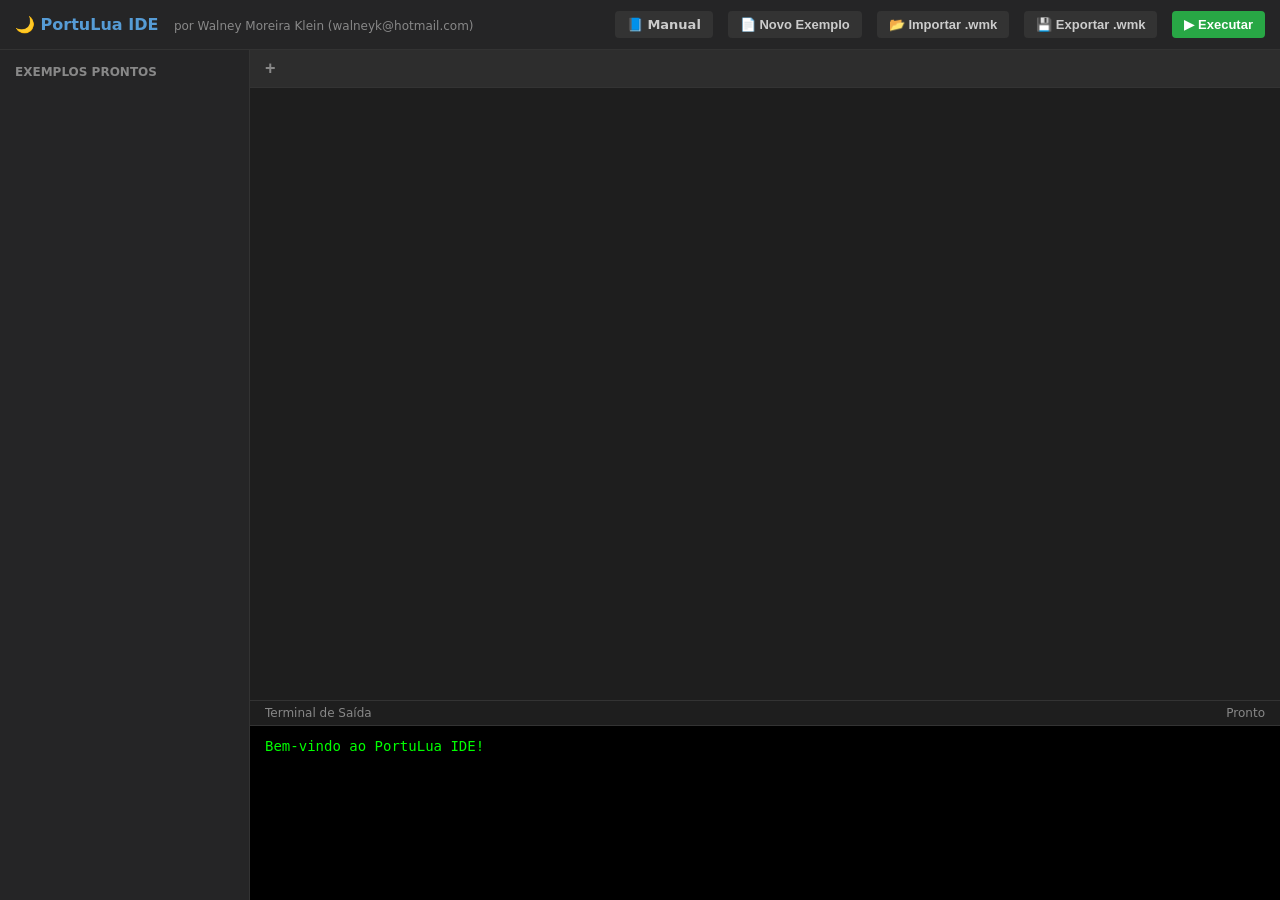
<file: index.html>
<!DOCTYPE html>
<html lang="pt-BR">
<head>
  <meta charset="UTF-8">
  <meta name="viewport" content="width=device-width, initial-scale=1.0">
  <title>PortuLua IDE - Walney Moreira Klein</title>
  <!-- Importando o CSS -->
  <link rel="stylesheet" href="style.css">
</head>
<body>

  <div id="topbar">
    <h1>🌙 PortuLua IDE <span>por Walney Moreira Klein (walneyk@hotmail.com)</span></h1>
    <a href="manual_portulua.html" class="btn btn-sec" target="_blank" style="text-decoration:none;">📘 Manual</a>
    <button class="btn btn-sec" id="btn-new">📄 Novo Exemplo</button>
    <button class="btn btn-sec" id="btn-open">📂 Importar .wmk</button>
    <button class="btn btn-sec" id="btn-save">💾 Exportar .wmk</button>
    <button class="btn btn-run" id="btn-run">▶ Executar</button>
    <input type="file" id="file-input" accept=".wmk,.txt" style="display: none;">
  </div>

  <div id="main">
    <div id="sidebar">
      <h2>Exemplos Prontos</h2>
      <div id="examples-list"></div>
    </div>

    <div id="editor-wrapper">
      <div id="tabs-bar">
        <button id="btn-add-tab" title="Nova Aba">+</button>
      </div>
      <div id="editor-container"></div>
      
      <div id="terminal-panel">
        <div id="terminal-header">
          <span>Terminal de Saída</span>
          <span id="status">Pronto</span>
        </div>
        <div id="terminal-output">Bem-vindo ao PortuLua IDE!</div>
      </div>
    </div>
  </div>

  <!-- Importando o JavaScript -->
  <script type="module" src="script.js"></script>
</body>
</html>
</file>
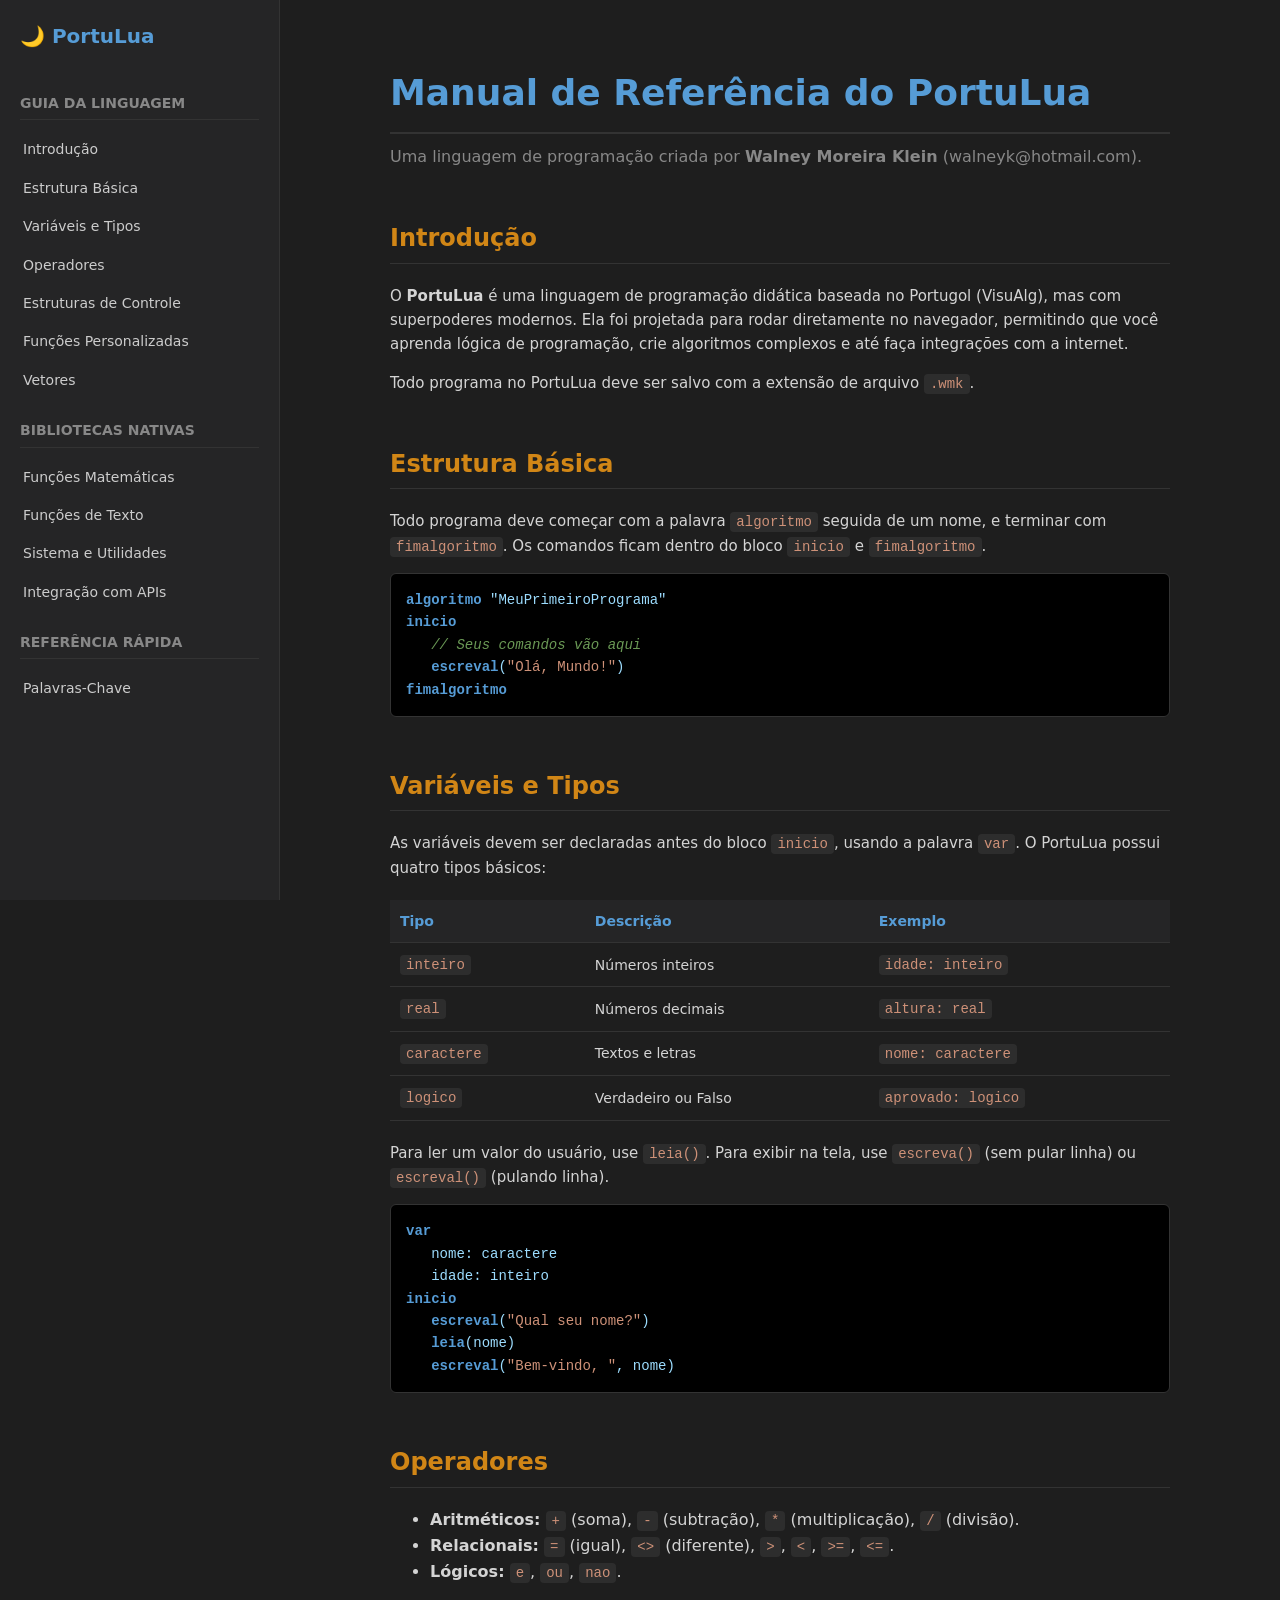
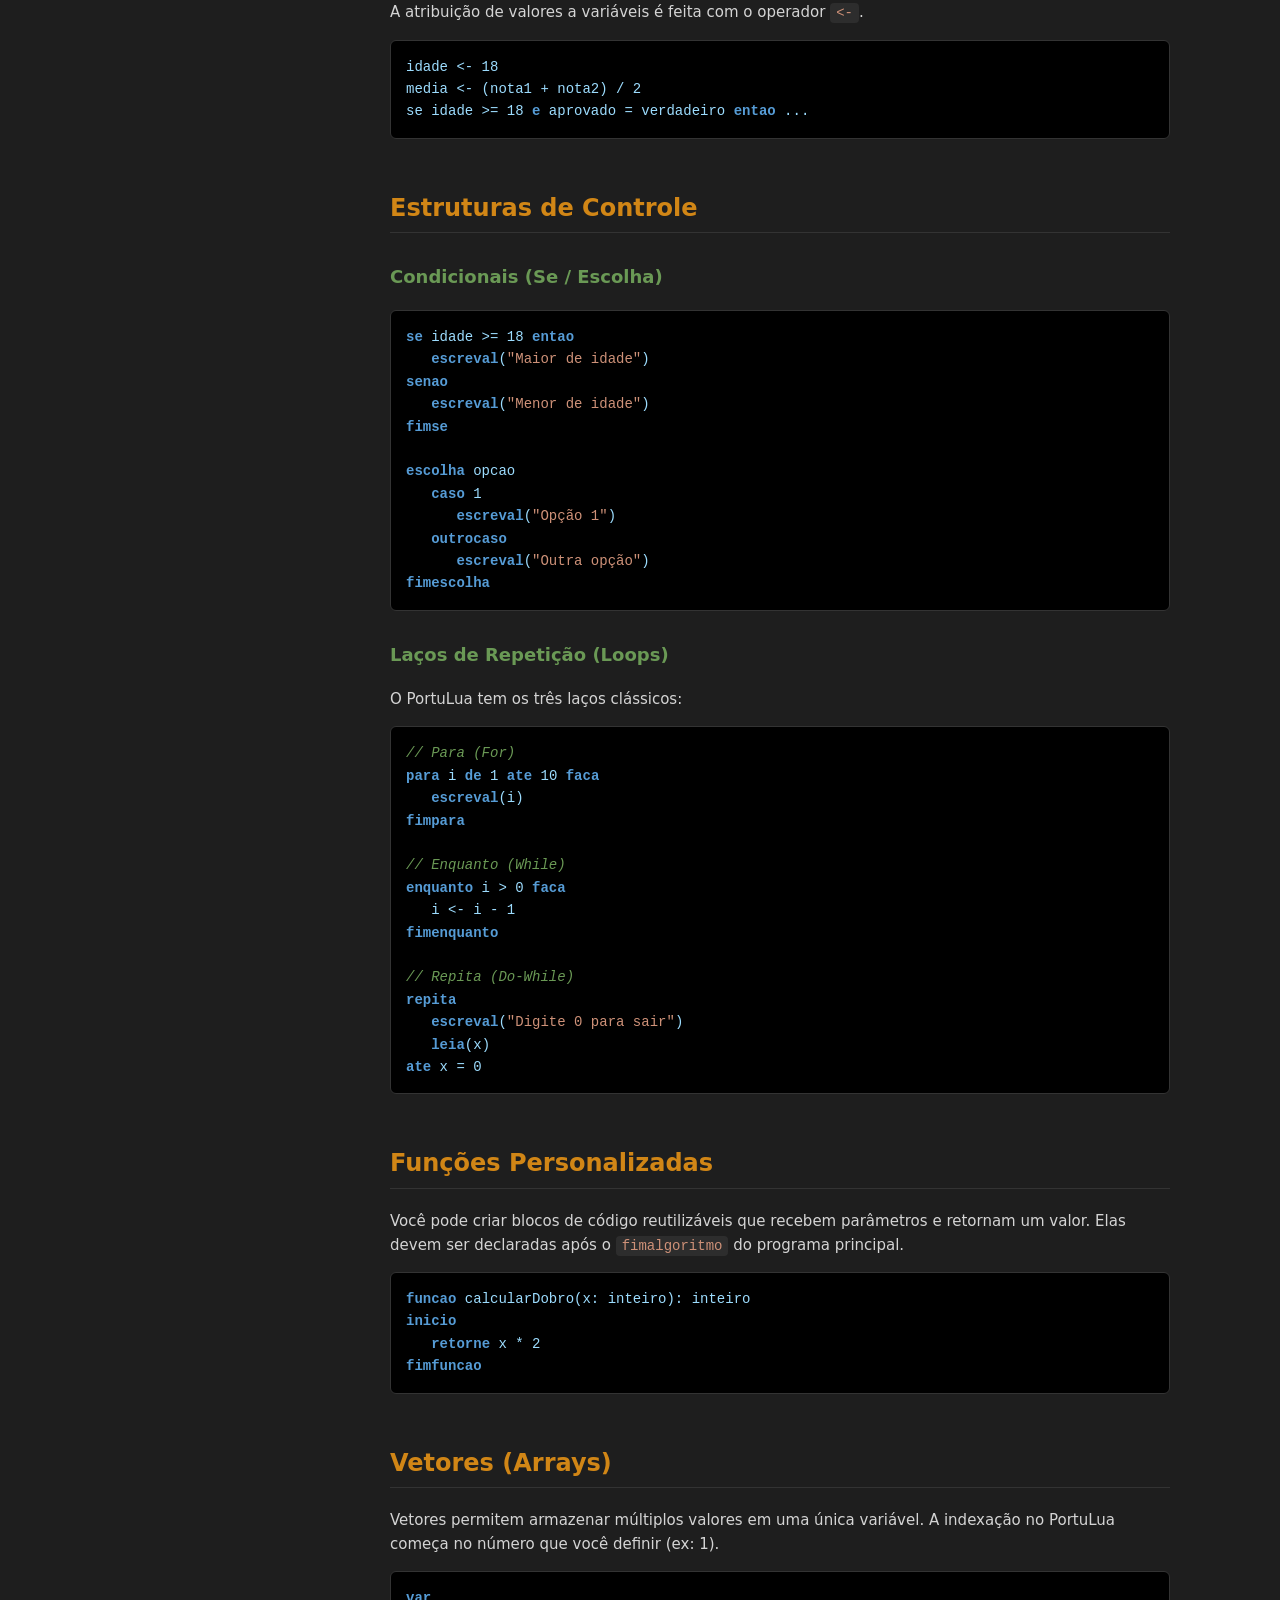
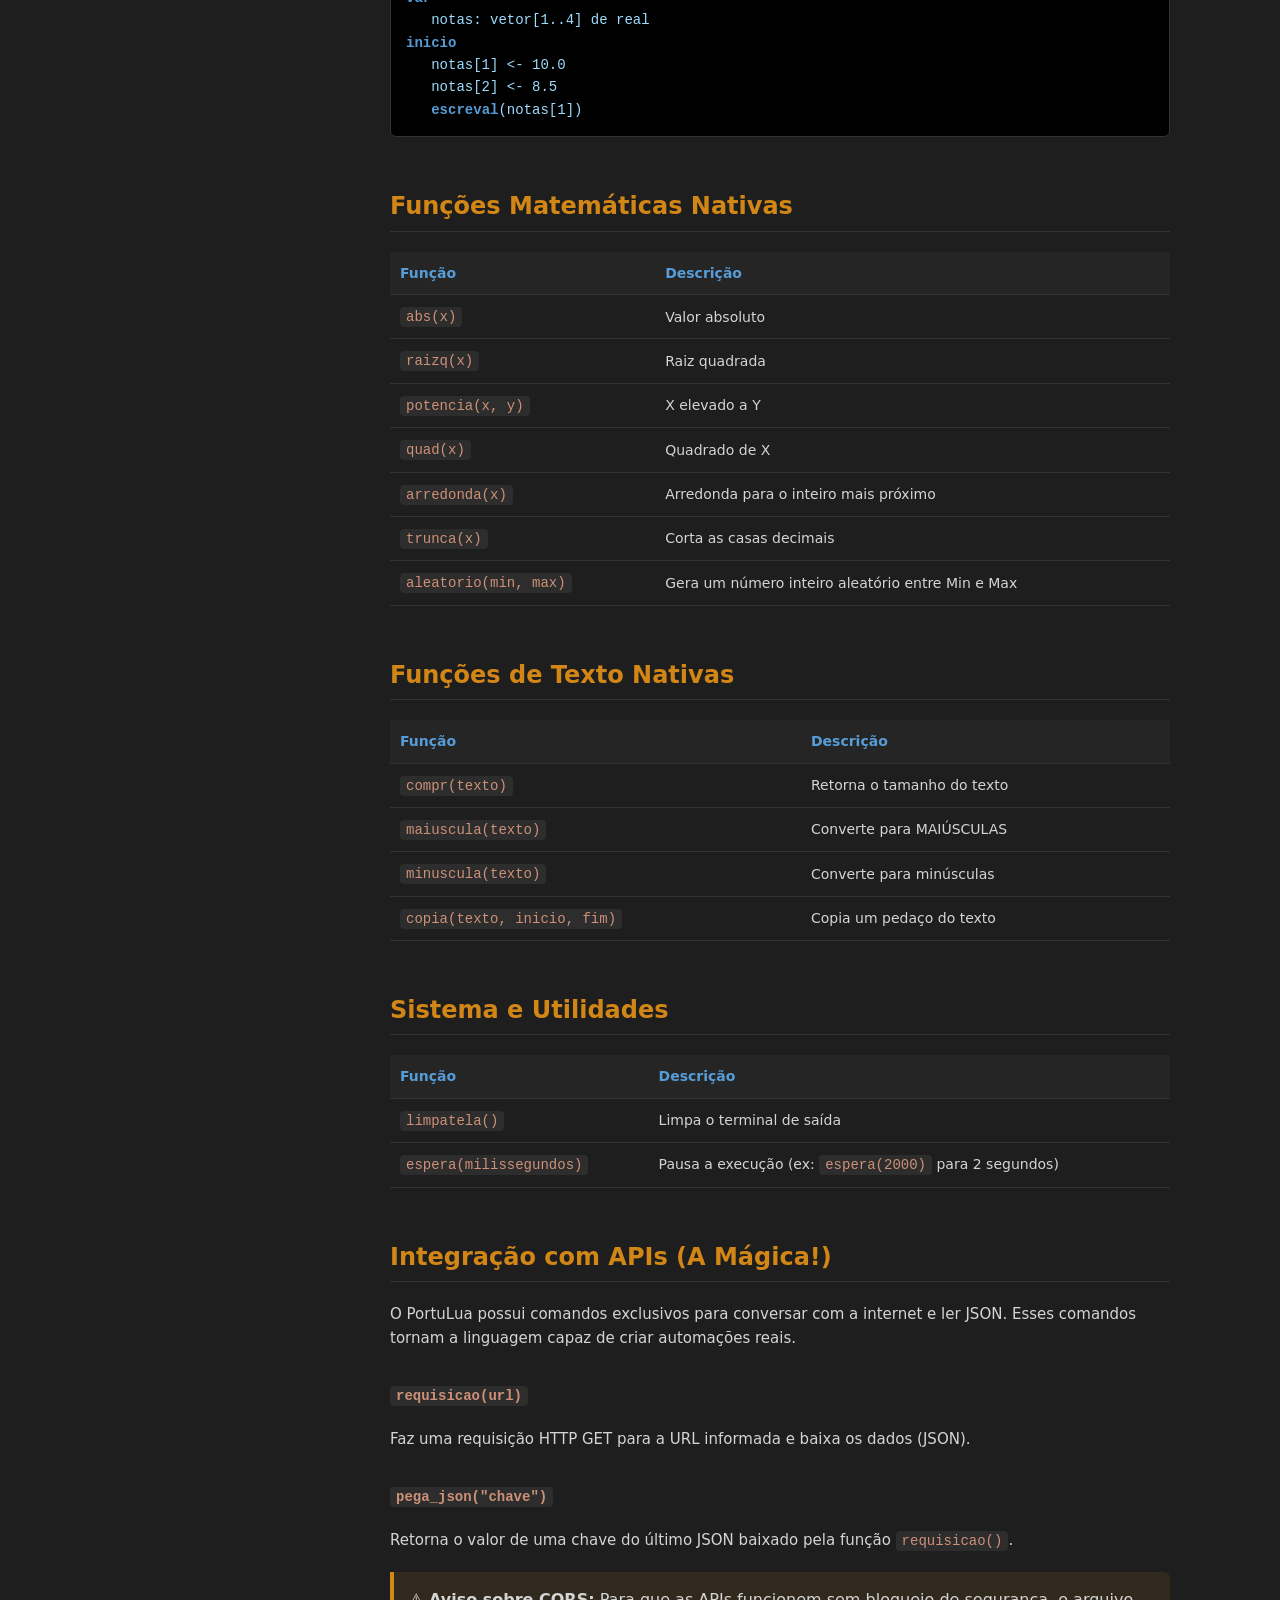
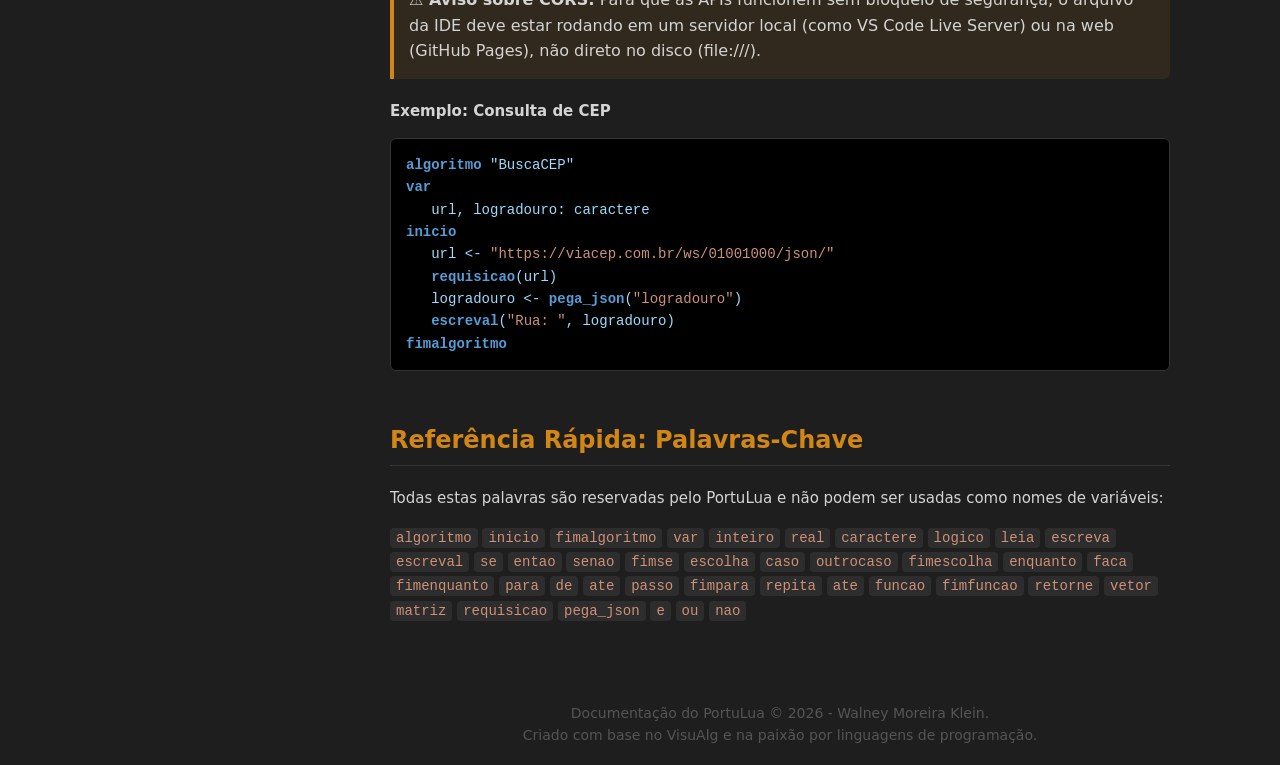
<file: manual_portulua.html>
<!DOCTYPE html>
<html lang="pt-BR">
<head>
<meta charset="UTF-8">
<meta name="viewport" content="width=device-width, initial-scale=1.0">
<title>Manual de Referência - PortuLua</title>
<style>
  :root {
    --bg: #1e1e1e;
    --bg-panel: #252526;
    --text: #d4d4d4;
    --accent: #569cd6;
    --accent-green: #6a9955;
    --accent-orange: #d18616;
    --code-bg: #2d2d2d;
  }
  * { box-sizing: border-box; }
  body { margin: 0; font-family: 'Segoe UI', system-ui, sans-serif; background: var(--bg); color: var(--text); line-height: 1.6; display: flex; }
  
  /* Menu Lateral */
  #sidebar { width: 280px; height: 100vh; background: var(--bg-panel); border-right: 1px solid #333; position: sticky; top: 0; overflow-y: auto; padding: 20px 0; }
  #sidebar h2 { font-size: 14px; color: #888; text-transform: uppercase; margin: 20px 20px 10px 20px; }
  #sidebar a { display: block; padding: 8px 20px; color: #ccc; text-decoration: none; font-size: 14px; border-left: 3px solid transparent; }
  #sidebar a:hover { background: #2a2d2e; color: #fff; border-left-color: var(--accent); }
  
  /* Conteúdo Principal */
  #content { flex: 1; max-width: 900px; padding: 40px 60px; margin: 0 auto; }
  
  h1 { color: var(--accent); font-size: 36px; border-bottom: 2px solid #333; padding-bottom: 10px; margin-bottom: 10px; }
  .subtitle { color: #888; margin-bottom: 40px; font-size: 16px; }
  h2 { color: var(--accent-orange); font-size: 24px; margin-top: 50px; border-bottom: 1px solid #333; padding-bottom: 5px; }
  h3 { color: var(--accent-green); font-size: 18px; margin-top: 30px; }
  p { margin-bottom: 15px; font-size: 15px; }
  
  /* Tabelas */
  table { width: 100%; border-collapse: collapse; margin: 20px 0; font-size: 14px; }
  th, td { padding: 10px; text-align: left; border-bottom: 1px solid #333; }
  th { background: var(--bg-panel); color: var(--accent); }
  td code { color: #ce9178; }

  /* Blocos de Código */
  code { background: var(--code-bg); color: #ce9178; padding: 2px 6px; border-radius: 4px; font-family: 'Consolas', monospace; font-size: 14px; }
  pre { background: #000; border: 1px solid #333; padding: 15px; border-radius: 6px; overflow-x: auto; margin: 15px 0; }
  pre code { background: none; color: #9cdcfe; padding: 0; display: block; font-size: 14px; }
  .kw { color: #569cd6; font-weight: bold; }
  .str { color: #ce9178; }
  .num { color: #b5cea8; }
  .com { color: #6a9955; font-style: italic; }

  /* Caixas de Nota */
  .note { background: rgba(86, 156, 214, 0.1); border-left: 4px solid var(--accent); padding: 15px; border-radius: 0 6px 6px 0; margin: 20px 0; }
  .warning { background: rgba(209, 134, 22, 0.1); border-left: 4px solid var(--accent-orange); padding: 15px; border-radius: 0 6px 6px 0; margin: 20px 0; }
</style>
</head>
<body>

<!-- Menu Lateral de Navegação -->
<div id="sidebar">
  <div style="padding: 0 20px 20px 20px; color: #569cd6; font-weight: bold; font-size: 20px;">🌙 PortuLua</div>
  <h2>Guia da Linguagem</h2>
  <a href="#intro">Introdução</a>
  <a href="#estrutura">Estrutura Básica</a>
  <a href="#variaveis">Variáveis e Tipos</a>
  <a href="#operadores">Operadores</a>
  <a href="#controle">Estruturas de Controle</a>
  <a href="#funcoes">Funções Personalizadas</a>
  <a href="#vetores">Vetores</a>
  <h2>Bibliotecas Nativas</h2>
  <a href="#matematica">Funções Matemáticas</a>
  <a href="#texto">Funções de Texto</a>
  <a href="#sistema">Sistema e Utilidades</a>
  <a href="#api">Integração com APIs</a>
  <h2>Referência Rápida</h2>
  <a href="#palavras">Palavras-Chave</a>
</div>

<!-- Conteúdo do Manual -->
<div id="content">
  <h1>Manual de Referência do PortuLua</h1>
  <div class="subtitle">Uma linguagem de programação criada por <strong>Walney Moreira Klein</strong> (walneyk@hotmail.com).</div>

  <h2 id="intro">Introdução</h2>
  <p>O <strong>PortuLua</strong> é uma linguagem de programação didática baseada no Portugol (VisuAlg), mas com superpoderes modernos. Ela foi projetada para rodar diretamente no navegador, permitindo que você aprenda lógica de programação, crie algoritmos complexos e até faça integrações com a internet.</p>
  <p>Todo programa no PortuLua deve ser salvo com a extensão de arquivo <code>.wmk</code>.</p>

  <h2 id="estrutura">Estrutura Básica</h2>
  <p>Todo programa deve começar com a palavra <code>algoritmo</code> seguida de um nome, e terminar com <code>fimalgoritmo</code>. Os comandos ficam dentro do bloco <code>inicio</code> e <code>fimalgoritmo</code>.</p>
  <pre><code><span class="kw">algoritmo</span> "MeuPrimeiroPrograma"
<span class="kw">inicio</span>
   <span class="com">// Seus comandos vão aqui</span>
   <span class="kw">escreval</span>(<span class="str">"Olá, Mundo!"</span>)
<span class="kw">fimalgoritmo</span></code></pre>

  <h2 id="variaveis">Variáveis e Tipos</h2>
  <p>As variáveis devem ser declaradas antes do bloco <code>inicio</code>, usando a palavra <code>var</code>. O PortuLua possui quatro tipos básicos:</p>
  <table>
    <tr><th>Tipo</th><th>Descrição</th><th>Exemplo</th></tr>
    <tr><td><code>inteiro</code></td><td>Números inteiros</td><td><code>idade: inteiro</code></td></tr>
    <tr><td><code>real</code></td><td>Números decimais</td><td><code>altura: real</code></td></tr>
    <tr><td><code>caractere</code></td><td>Textos e letras</td><td><code>nome: caractere</code></td></tr>
    <tr><td><code>logico</code></td><td>Verdadeiro ou Falso</td><td><code>aprovado: logico</code></td></tr>
  </table>
  <p>Para ler um valor do usuário, use <code>leia()</code>. Para exibir na tela, use <code>escreva()</code> (sem pular linha) ou <code>escreval()</code> (pulando linha).</p>
  <pre><code><span class="kw">var</span>
   nome: caractere
   idade: inteiro
<span class="kw">inicio</span>
   <span class="kw">escreval</span>(<span class="str">"Qual seu nome?"</span>)
   <span class="kw">leia</span>(nome)
   <span class="kw">escreval</span>(<span class="str">"Bem-vindo, "</span>, nome)</code></pre>

  <h2 id="operadores">Operadores</h2>
  <ul>
    <li><strong>Aritméticos:</strong> <code>+</code> (soma), <code>-</code> (subtração), <code>*</code> (multiplicação), <code>/</code> (divisão).</li>
    <li><strong>Relacionais:</strong> <code>=</code> (igual), <code><></code> (diferente), <code>></code>, <code><</code>, <code>>=</code>, <code><=</code>.</li>
    <li><strong>Lógicos:</strong> <code>e</code>, <code>ou</code>, <code>nao</code>.</li>
  </ul>
  <p>A atribuição de valores a variáveis é feita com o operador <code><-</code>.</p>
  <pre><code>idade <- 18
media <- (nota1 + nota2) / 2
se idade >= 18 <span class="kw">e</span> aprovado = verdadeiro <span class="kw">entao</span> ...</code></pre>

  <h2 id="controle">Estruturas de Controle</h2>
  
  <h3>Condicionais (Se / Escolha)</h3>
  <pre><code><span class="kw">se</span> idade >= 18 <span class="kw">entao</span>
   <span class="kw">escreval</span>(<span class="str">"Maior de idade"</span>)
<span class="kw">senao</span>
   <span class="kw">escreval</span>(<span class="str">"Menor de idade"</span>)
<span class="kw">fimse</span>

<span class="kw">escolha</span> opcao
   <span class="kw">caso</span> 1
      <span class="kw">escreval</span>(<span class="str">"Opção 1"</span>)
   <span class="kw">outrocaso</span>
      <span class="kw">escreval</span>(<span class="str">"Outra opção"</span>)
<span class="kw">fimescolha</span></code></pre>

  <h3>Laços de Repetição (Loops)</h3>
  <p>O PortuLua tem os três laços clássicos:</p>
  <pre><code><span class="com">// Para (For)</span>
<span class="kw">para</span> i <span class="kw">de</span> 1 <span class="kw">ate</span> 10 <span class="kw">faca</span>
   <span class="kw">escreval</span>(i)
<span class="kw">fimpara</span>

<span class="com">// Enquanto (While)</span>
<span class="kw">enquanto</span> i > 0 <span class="kw">faca</span>
   i <- i - 1
<span class="kw">fimenquanto</span>

<span class="com">// Repita (Do-While)</span>
<span class="kw">repita</span>
   <span class="kw">escreval</span>(<span class="str">"Digite 0 para sair"</span>)
   <span class="kw">leia</span>(x)
<span class="kw">ate</span> x = 0</code></pre>

  <h2 id="funcoes">Funções Personalizadas</h2>
  <p>Você pode criar blocos de código reutilizáveis que recebem parâmetros e retornam um valor. Elas devem ser declaradas após o <code>fimalgoritmo</code> do programa principal.</p>
  <pre><code><span class="kw">funcao</span> calcularDobro(x: inteiro): inteiro
<span class="kw">inicio</span>
   <span class="kw">retorne</span> x * 2
<span class="kw">fimfuncao</span></code></pre>

  <h2 id="vetores">Vetores (Arrays)</h2>
  <p>Vetores permitem armazenar múltiplos valores em uma única variável. A indexação no PortuLua começa no número que você definir (ex: 1).</p>
  <pre><code><span class="kw">var</span>
   notas: vetor[1..4] de real
<span class="kw">inicio</span>
   notas[1] <- 10.0
   notas[2] <- 8.5
   <span class="kw">escreval</span>(notas[1])</code></pre>

  <h2 id="matematica">Funções Matemáticas Nativas</h2>
  <table>
    <tr><th>Função</th><th>Descrição</th></tr>
    <tr><td><code>abs(x)</code></td><td>Valor absoluto</td></tr>
    <tr><td><code>raizq(x)</code></td><td>Raiz quadrada</td></tr>
    <tr><td><code>potencia(x, y)</code></td><td>X elevado a Y</td></tr>
    <tr><td><code>quad(x)</code></td><td>Quadrado de X</td></tr>
    <tr><td><code>arredonda(x)</code></td><td>Arredonda para o inteiro mais próximo</td></tr>
    <tr><td><code>trunca(x)</code></td><td>Corta as casas decimais</td></tr>
    <tr><td><code>aleatorio(min, max)</code></td><td>Gera um número inteiro aleatório entre Min e Max</td></tr>
  </table>

  <h2 id="texto">Funções de Texto Nativas</h2>
  <table>
    <tr><th>Função</th><th>Descrição</th></tr>
    <tr><td><code>compr(texto)</code></td><td>Retorna o tamanho do texto</td></tr>
    <tr><td><code>maiuscula(texto)</code></td><td>Converte para MAIÚSCULAS</td></tr>
    <tr><td><code>minuscula(texto)</code></td><td>Converte para minúsculas</td></tr>
    <tr><td><code>copia(texto, inicio, fim)</code></td><td>Copia um pedaço do texto</td></tr>
  </table>

  <h2 id="sistema">Sistema e Utilidades</h2>
  <table>
    <tr><th>Função</th><th>Descrição</th></tr>
    <tr><td><code>limpatela()</code></td><td>Limpa o terminal de saída</td></tr>
    <tr><td><code>espera(milissegundos)</code></td><td>Pausa a execução (ex: <code>espera(2000)</code> para 2 segundos)</td></tr>
  </table>

  <h2 id="api">Integração com APIs (A Mágica!)</h2>
  <p>O PortuLua possui comandos exclusivos para conversar com a internet e ler JSON. Esses comandos tornam a linguagem capaz de criar automações reais.</p>
  
  <h3><code>requisicao(url)</code></h3>
  <p>Faz uma requisição HTTP GET para a URL informada e baixa os dados (JSON).</p>
  
  <h3><code>pega_json("chave")</code></h3>
  <p>Retorna o valor de uma chave do último JSON baixado pela função <code>requisicao()</code>.</p>

  <div class="warning">
    <strong>⚠️ Aviso sobre CORS:</strong> Para que as APIs funcionem sem bloqueio de segurança, o arquivo da IDE deve estar rodando em um servidor local (como VS Code Live Server) ou na web (GitHub Pages), não direto no disco (file:///).
  </div>

  <p><strong>Exemplo: Consulta de CEP</strong></p>
  <pre><code><span class="kw">algoritmo</span> "BuscaCEP"
<span class="kw">var</span>
   url, logradouro: caractere
<span class="kw">inicio</span>
   url <- <span class="str">"https://viacep.com.br/ws/01001000/json/"</span>
   <span class="kw">requisicao</span>(url)
   logradouro <- <span class="kw">pega_json</span>(<span class="str">"logradouro"</span>)
   <span class="kw">escreval</span>(<span class="str">"Rua: "</span>, logradouro)
<span class="kw">fimalgoritmo</span></code></pre>

  <h2 id="palavras">Referência Rápida: Palavras-Chave</h2>
  <p>Todas estas palavras são reservadas pelo PortuLua e não podem ser usadas como nomes de variáveis:</p>
  <p>
    <code>algoritmo</code> <code>inicio</code> <code>fimalgoritmo</code> <code>var</code> 
    <code>inteiro</code> <code>real</code> <code>caractere</code> <code>logico</code> 
    <code>leia</code> <code>escreva</code> <code>escreval</code> 
    <code>se</code> <code>entao</code> <code>senao</code> <code>fimse</code> 
    <code>escolha</code> <code>caso</code> <code>outrocaso</code> <code>fimescolha</code> 
    <code>enquanto</code> <code>faca</code> <code>fimenquanto</code> 
    <code>para</code> <code>de</code> <code>ate</code> <code>passo</code> <code>fimpara</code> 
    <code>repita</code> <code>ate</code> 
    <code>funcao</code> <code>fimfuncao</code> <code>retorne</code> 
    <code>vetor</code> <code>matriz</code> 
    <code>requisicao</code> <code>pega_json</code>
    <code>e</code> <code>ou</code> <code>nao</code>
  </p>

  <div style="margin-top: 80px; text-align: center; color: #555; font-size: 14px;">
    Documentação do PortuLua © 2026 - Walney Moreira Klein.<br>
    Criado com base no VisuAlg e na paixão por linguagens de programação.
  </div>
</div>

</body>
</html>
</file>
<file: style.css>
* { box-sizing: border-box; }
body { margin: 0; font-family: 'Segoe UI', system-ui, sans-serif; background: #1e1e1e; color: #d4d4d4; height: 100vh; display: flex; flex-direction: column; }

/* Topbar */
#topbar { height: 50px; background: #252526; display: flex; align-items: center; padding: 0 15px; border-bottom: 1px solid #333; gap: 15px; }
#topbar h1 { font-size: 16px; margin: 0; color: #569cd6; flex: 1; }
#topbar h1 span { font-size: 12px; color: #888; font-weight: normal; margin-left: 10px; }
.btn { padding: 6px 12px; border: none; border-radius: 4px; cursor: pointer; font-weight: bold; font-size: 13px; display: flex; align-items: center; gap: 6px; }
.btn-run { background: #28a745; color: white; }
.btn-run:hover { background: #218838; }
.btn-sec { background: #333; color: #ccc; }
.btn-sec:hover { background: #444; }

/* Layout Principal */
#main { display: flex; flex: 1; overflow: hidden; }

/* Sidebar */
#sidebar { width: 250px; background: #252526; border-right: 1px solid #333; display: flex; flex-direction: column; overflow-y: auto; }
#sidebar h2 { font-size: 12px; text-transform: uppercase; color: #888; padding: 15px 15px 5px 15px; margin: 0; }
.example-item { padding: 10px 15px; cursor: pointer; font-size: 13px; border-left: 3px solid transparent; color: #ccc; }
.example-item:hover { background: #2a2d2e; color: #fff; }
.example-item.active { background: #37373d; border-left-color: #569cd6; color: #fff; }

/* Editor Area */
#editor-wrapper { flex: 1; display: flex; flex-direction: column; }
#tabs-bar { display: flex; background: #2d2d2d; overflow-x: auto; border-bottom: 1px solid #333; }
.tab { padding: 8px 15px; cursor: pointer; font-size: 13px; border-right: 1px solid #333; display: flex; align-items: center; gap: 10px; color: #888; }
.tab:hover { background: #333; color: #ccc; }
.tab.active { background: #1e1e1e; color: #569cd6; border-top: 2px solid #569cd6; }
.tab-close { color: #666; font-weight: bold; font-size: 16px; line-height: 1; cursor: pointer; }
.tab-close:hover { color: #f48771; }
#btn-add-tab { padding: 8px 15px; background: transparent; border: none; color: #888; cursor: pointer; font-size: 18px; font-weight: bold; }
#btn-add-tab:hover { color: #fff; }
#editor-container { flex: 1; width: 100%; }

/* Terminal */
#terminal-panel { height: 200px; background: #000; border-top: 1px solid #333; display: flex; flex-direction: column; }
#terminal-header { background: #1e1e1e; padding: 5px 15px; font-size: 12px; color: #888; display: flex; justify-content: space-between; border-bottom: 1px solid #333; }
#terminal-output { flex: 1; padding: 10px 15px; overflow-y: auto; font-family: 'Consolas', monospace; font-size: 14px; color: #0f0; white-space: pre-wrap; line-height: 1.5; }
</file>
